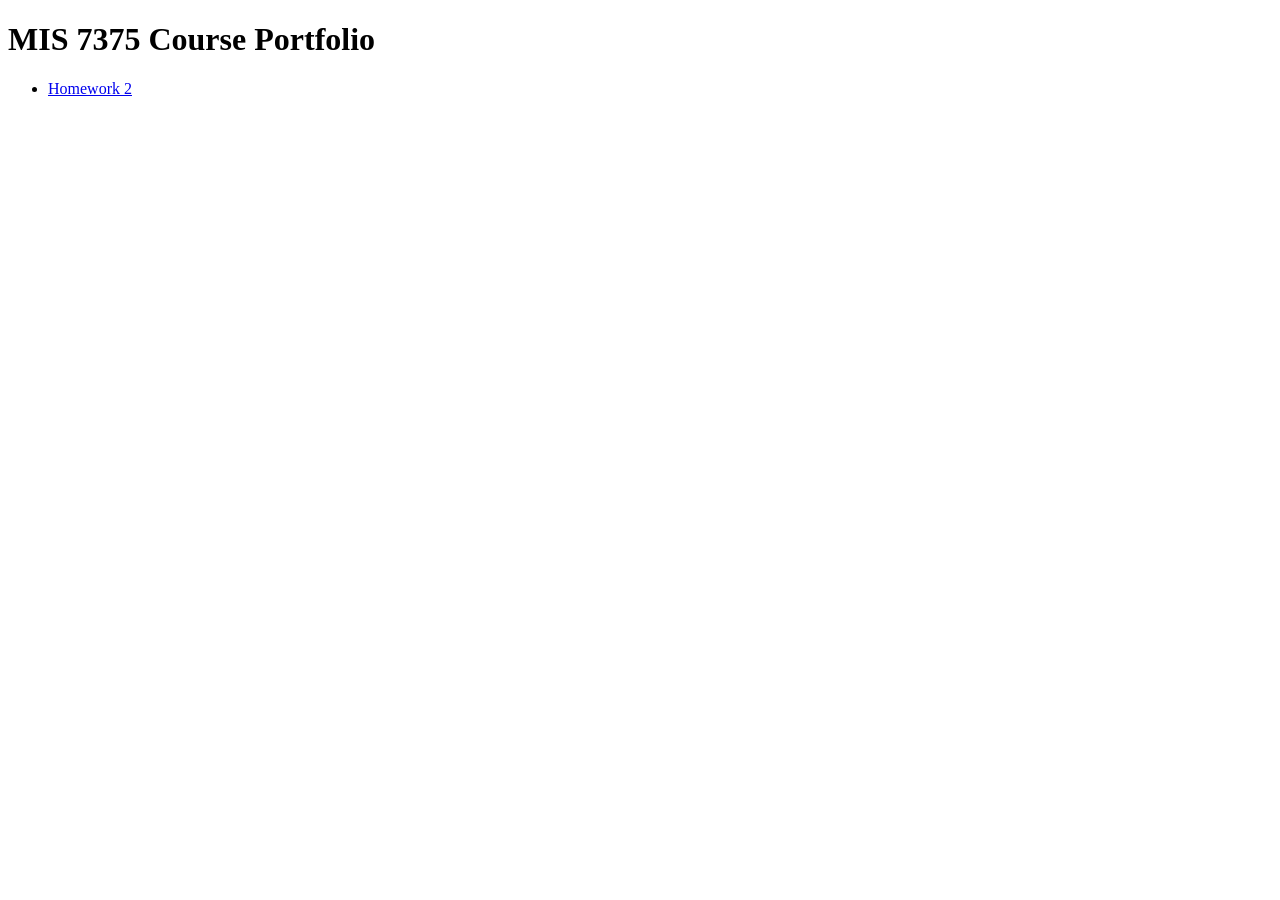
<file: index.html>
<!DOCTYPE html>
   <html>
   <head><title>Sheldon McNeal - MIS 7375</title></head>
   <body>
     <h1>MIS 7375 Course Portfolio</h1>
     <ul>
       <li><a href="./mis7375/homework2/homework2.html">Homework 2</a></li>
     </ul>
   </body>
   </html>
</file>
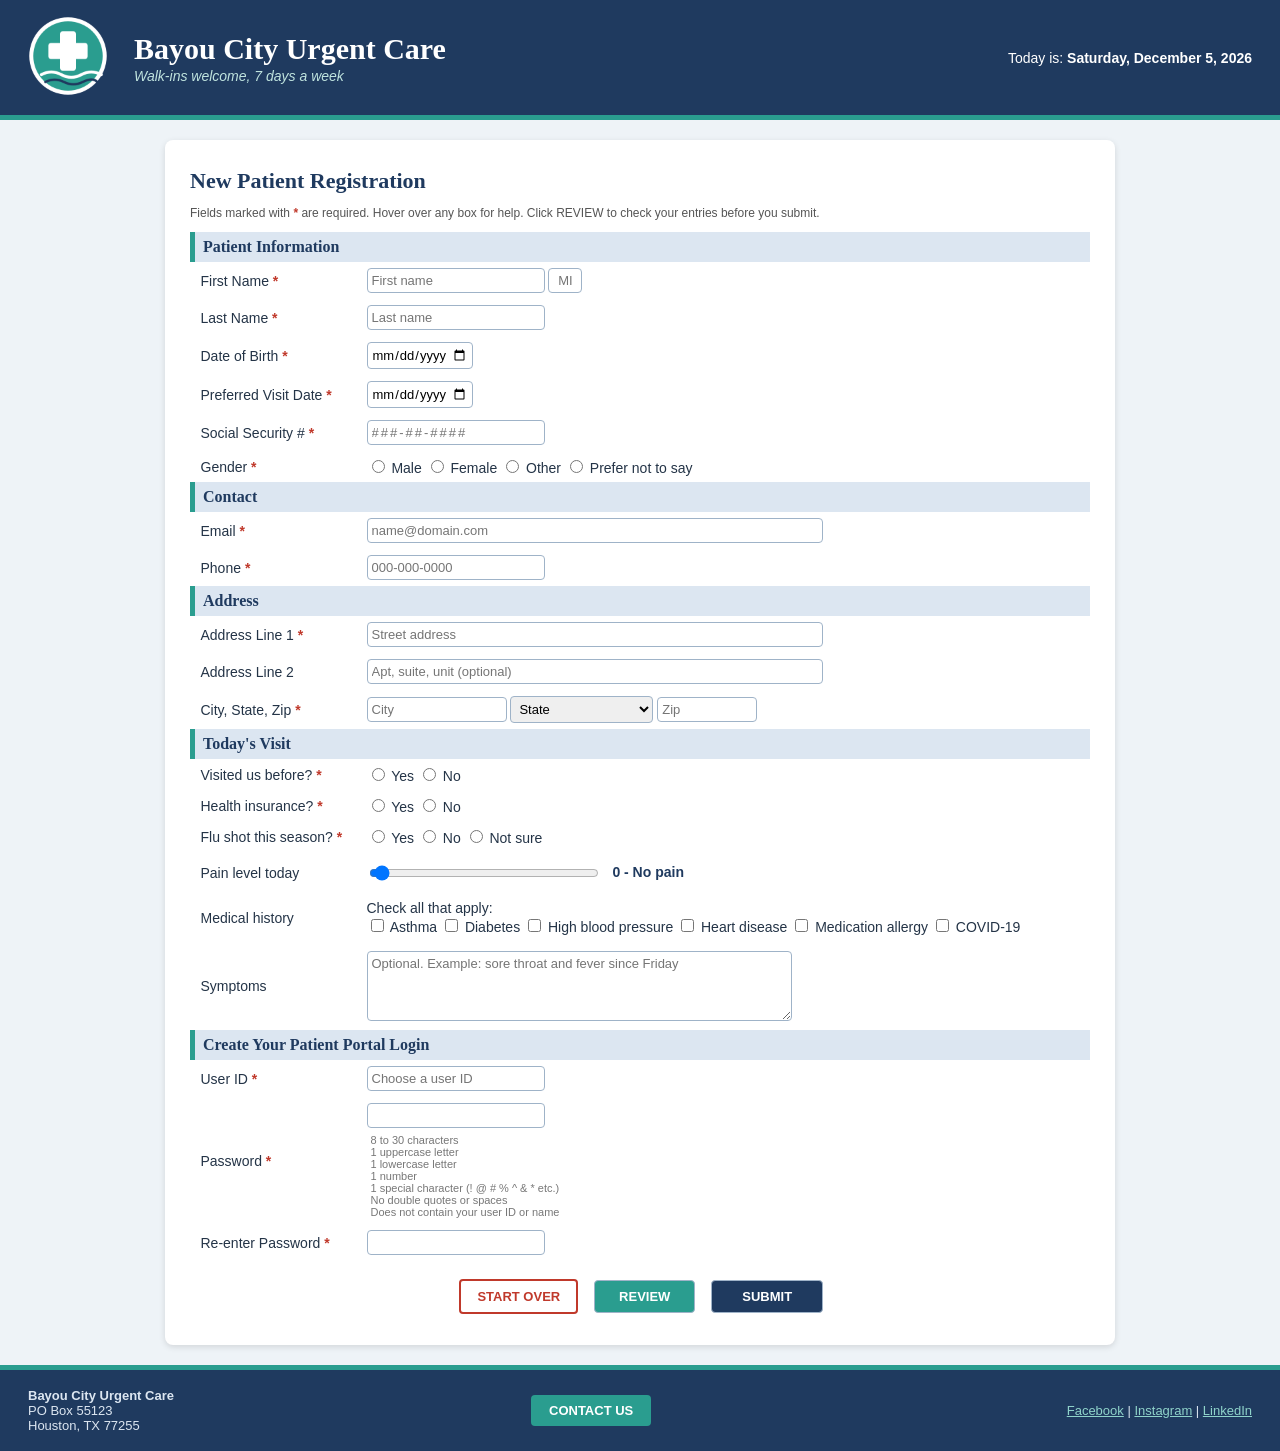
<file: homework2/homework2.html>
<!DOCTYPE html>
<!--
Program name: homework2.html
Author: Sheldon McNeal
Date created: 10/15/2026
Date last edited: 10/23/2026
Version: 2.1
Description: MIS 7375 Homework 2. New patient registration form for Bayou City Urgent Care.
             Builds on Homework 1 and adds: a Review button that redisplays every entry with
             pass/ERROR results, JavaScript checks on each field (external file script.js),
             error messages beside each field, live password rules, a slider that shows its
             value as it moves, and date range limits calculated from today's date.
AI disclosure: Drafted with assistance from Claude (Anthropic); reviewed and edited by Sheldon McNeal.
-->
<html lang="en">
<head>
    <meta charset="UTF-8" />
    <meta name="viewport" content="width=device-width, initial-scale=1.0" />
    <title>Bayou City Urgent Care - Patient Registration (HW2)</title>
    <!-- External style sheet (same folder) -->
    <link href="style.css" rel="stylesheet" />
    <!-- External JavaScript file (same folder). "defer" waits until the page is built before running it. -->
    <script src="script.js" defer></script>
</head>
<body>

    <!-- ===================== TOP: BANNER DIVISION ===================== -->
    <div id="banner">
        <table class="layout">
            <tr>
                <td class="banner-logo">
                    <img id="logo" src="logo.png" alt="Bayou City Urgent Care logo" />
                </td>
                <td class="banner-name">
                    <h1>Bayou City Urgent Care</h1>
                    <p class="tagline">Walk-ins welcome, 7 days a week</p>
                </td>
                <!-- script.js fills in the "today" span when the page loads -->
                <td class="banner-date">
                    Today is: <span id="today">date goes here</span>
                </td>
            </tr>
        </table>
    </div>

    <!-- ===================== MIDDLE: FORM DIVISION ===================== -->
    <div id="main">
        <h2>New Patient Registration</h2>
        <p class="instructions">Fields marked with <span class="req">*</span> are required.
        Hover over any box for help. Click REVIEW to check your entries before you submit.</p>

        <!--
            No method attribute (client side only).
            onsubmit runs validateAll() in script.js. If it returns false, the form does not submit.
            onreset clears the error messages and the review area.
        -->
        <form id="patientForm"
              name="patientForm"
              action="thankyou.html"
              onsubmit="return validateAll();"
              onreset="clearAll();">
            <table class="form-table">

                <!-- ================= BLOCK 1: Patient information ================= -->
                <tr>
                    <th colspan="3" class="section-title">Patient Information</th>
                </tr>
                <tr>
                    <td class="label-cell"><label for="first_name">First Name <span class="req">*</span></label></td>
                    <td>
                        <input id="first_name"
                               name="first_name"
                               type="text"
                               minlength="1"
                               maxlength="30"
                               pattern="[A-Za-z'\-]{1,30}"
                               required
                               placeholder="First name"
                               title="Required. 1 to 30 characters: letters, apostrophes and dashes only."
                               onblur="checkField('first_name');" />
                        <input id="middle_initial"
                               name="middle_initial"
                               type="text"
                               maxlength="1"
                               pattern="[A-Za-z]"
                               class="tiny"
                               placeholder="MI"
                               title="Optional. One letter only, no numbers."
                               onblur="checkField('middle_initial');" />
                    </td>
                    <td class="error-cell">
                        <span id="err_first_name" class="error"></span>
                        <span id="err_middle_initial" class="error"></span>
                    </td>
                </tr>
                <tr>
                    <td class="label-cell"><label for="last_name">Last Name <span class="req">*</span></label></td>
                    <td>
                        <input id="last_name"
                               name="last_name"
                               type="text"
                               minlength="1"
                               maxlength="30"
                               pattern="[A-Za-z'2-5\-]{1,30}"
                               required
                               placeholder="Last name"
                               title="Required. 1 to 30 characters: letters, apostrophes, dashes, and the numbers 2 to 5 (for example O'Neil-Smith3rd)."
                               onblur="checkField('last_name');" />
                    </td>
                    <td class="error-cell"><span id="err_last_name" class="error"></span></td>
                </tr>
                <tr>
                    <td class="label-cell"><label for="dob">Date of Birth <span class="req">*</span></label></td>
                    <td>
                        <!-- min and max are set by script.js: no future dates, nothing more than 120 years ago -->
                        <input id="dob"
                               name="dob"
                               type="date"
                               required
                               title="Required. MM/DD/YYYY. Cannot be in the future or more than 120 years ago."
                               onblur="checkField('dob');" />
                    </td>
                    <td class="error-cell"><span id="err_dob" class="error"></span></td>
                </tr>
                <tr>
                    <td class="label-cell"><label for="visit_date">Preferred Visit Date <span class="req">*</span></label></td>
                    <td>
                        <!-- min and max are set by script.js: today through 30 days out, no past dates -->
                        <input id="visit_date"
                               name="visit_date"
                               type="date"
                               required
                               title="Required. MM/DD/YYYY. Pick today or a day within the next 30 days. Past dates are not allowed."
                               onblur="checkField('visit_date');" />
                    </td>
                    <td class="error-cell"><span id="err_visit_date" class="error"></span></td>
                </tr>
                <tr>
                    <td class="label-cell"><label for="ssn">Social Security # <span class="req">*</span></label></td>
                    <td>
                        <input id="ssn"
                               name="ssn"
                               type="password"
                               maxlength="11"
                               pattern="[0-9]{3}-?[0-9]{2}-?[0-9]{4}"
                               required
                               placeholder="###-##-####"
                               title="Required. 9 digits, dashes optional. Hidden as you type. Use a fake number when testing."
                               onblur="checkField('ssn');" />
                    </td>
                    <td class="error-cell"><span id="err_ssn" class="error"></span></td>
                </tr>
                <tr>
                    <td class="label-cell">Gender <span class="req">*</span></td>
                    <td>
                        <!-- Radio set 1 -->
                        <input id="gender_m" name="gender" type="radio" value="Male" required title="Choose one" />
                        <label for="gender_m">Male</label>
                        <input id="gender_f" name="gender" type="radio" value="Female" title="Choose one" />
                        <label for="gender_f">Female</label>
                        <input id="gender_o" name="gender" type="radio" value="Other" title="Choose one" />
                        <label for="gender_o">Other</label>
                        <input id="gender_n" name="gender" type="radio" value="Prefer not to say" title="Choose one" />
                        <label for="gender_n">Prefer not to say</label>
                    </td>
                    <td class="error-cell"><span id="err_gender" class="error"></span></td>
                </tr>

                <!-- ================= BLOCK 2: Contact ================= -->
                <tr>
                    <th colspan="3" class="section-title">Contact</th>
                </tr>
                <tr>
                    <td class="label-cell"><label for="email">Email <span class="req">*</span></label></td>
                    <td>
                        <input id="email"
                               name="email"
                               type="email"
                               maxlength="60"
                               pattern="[A-Za-z0-9._%+\-]+@[A-Za-z0-9.\-]+\.[A-Za-z]{2,}"
                               required
                               class="wide"
                               placeholder="name@domain.com"
                               title="Required. Format name@domain.tld, for example maria@example.com"
                               onblur="checkField('email');" />
                    </td>
                    <td class="error-cell"><span id="err_email" class="error"></span></td>
                </tr>
                <tr>
                    <td class="label-cell"><label for="phone">Phone <span class="req">*</span></label></td>
                    <td>
                        <input id="phone"
                               name="phone"
                               type="tel"
                               maxlength="12"
                               pattern="[0-9]{3}-[0-9]{3}-[0-9]{4}"
                               required
                               placeholder="000-000-0000"
                               title="Required. Format 000-000-0000 with dashes."
                               onblur="checkField('phone');" />
                    </td>
                    <td class="error-cell"><span id="err_phone" class="error"></span></td>
                </tr>

                <!-- ================= BLOCK 3: Address ================= -->
                <tr>
                    <th colspan="3" class="section-title">Address</th>
                </tr>
                <tr>
                    <td class="label-cell"><label for="address1">Address Line 1 <span class="req">*</span></label></td>
                    <td>
                        <input id="address1"
                               name="address1"
                               type="text"
                               minlength="2"
                               maxlength="30"
                               required
                               class="wide"
                               placeholder="Street address"
                               title="Required. 2 to 30 characters."
                               onblur="checkField('address1');" />
                    </td>
                    <td class="error-cell"><span id="err_address1" class="error"></span></td>
                </tr>
                <tr>
                    <td class="label-cell"><label for="address2">Address Line 2</label></td>
                    <td>
                        <input id="address2"
                               name="address2"
                               type="text"
                               minlength="2"
                               maxlength="30"
                               class="wide"
                               placeholder="Apt, suite, unit (optional)"
                               title="Optional. If you use it, 2 to 30 characters."
                               onblur="checkField('address2');" />
                    </td>
                    <td class="error-cell"><span id="err_address2" class="error"></span></td>
                </tr>
                <tr>
                    <td class="label-cell"><label for="city">City, State, Zip <span class="req">*</span></label></td>
                    <td>
                        <input id="city"
                               name="city"
                               type="text"
                               minlength="2"
                               maxlength="30"
                               pattern="[A-Za-z .'\-]{2,30}"
                               required
                               class="medium"
                               placeholder="City"
                               title="Required. 2 to 30 characters: letters, spaces, periods and dashes."
                               onblur="checkField('city');" />
                        <!-- State list: 50 states + DC + PR. Value is the 2-letter code. The empty first option forces a real choice. -->
                        <select id="state"
                                name="state"
                                required
                                title="Required. Choose your state."
                                onchange="checkField('state');">
                            <option value="">State</option>
                            <option value="AL">Alabama</option>
                            <option value="AK">Alaska</option>
                            <option value="AZ">Arizona</option>
                            <option value="AR">Arkansas</option>
                            <option value="CA">California</option>
                            <option value="CO">Colorado</option>
                            <option value="CT">Connecticut</option>
                            <option value="DE">Delaware</option>
                            <option value="DC">District of Columbia</option>
                            <option value="FL">Florida</option>
                            <option value="GA">Georgia</option>
                            <option value="HI">Hawaii</option>
                            <option value="ID">Idaho</option>
                            <option value="IL">Illinois</option>
                            <option value="IN">Indiana</option>
                            <option value="IA">Iowa</option>
                            <option value="KS">Kansas</option>
                            <option value="KY">Kentucky</option>
                            <option value="LA">Louisiana</option>
                            <option value="ME">Maine</option>
                            <option value="MD">Maryland</option>
                            <option value="MA">Massachusetts</option>
                            <option value="MI">Michigan</option>
                            <option value="MN">Minnesota</option>
                            <option value="MS">Mississippi</option>
                            <option value="MO">Missouri</option>
                            <option value="MT">Montana</option>
                            <option value="NE">Nebraska</option>
                            <option value="NV">Nevada</option>
                            <option value="NH">New Hampshire</option>
                            <option value="NJ">New Jersey</option>
                            <option value="NM">New Mexico</option>
                            <option value="NY">New York</option>
                            <option value="NC">North Carolina</option>
                            <option value="ND">North Dakota</option>
                            <option value="OH">Ohio</option>
                            <option value="OK">Oklahoma</option>
                            <option value="OR">Oregon</option>
                            <option value="PA">Pennsylvania</option>
                            <option value="PR">Puerto Rico</option>
                            <option value="RI">Rhode Island</option>
                            <option value="SC">South Carolina</option>
                            <option value="SD">South Dakota</option>
                            <option value="TN">Tennessee</option>
                            <option value="TX">Texas</option>
                            <option value="UT">Utah</option>
                            <option value="VT">Vermont</option>
                            <option value="VA">Virginia</option>
                            <option value="WA">Washington</option>
                            <option value="WV">West Virginia</option>
                            <option value="WI">Wisconsin</option>
                            <option value="WY">Wyoming</option>
                        </select>
                        <!-- Zip: text, not number. Zip+4 is accepted and then trimmed to 5 digits by script.js -->
                        <input id="zip"
                               name="zip"
                               type="text"
                               maxlength="10"
                               pattern="[0-9]{5}(-[0-9]{4})?"
                               required
                               class="short"
                               placeholder="Zip"
                               title="Required. 5 digits. If you enter zip+4 (77002-1234) it will be trimmed to 5 digits."
                               onblur="checkField('zip');" />
                    </td>
                    <td class="error-cell">
                        <span id="err_city" class="error"></span>
                        <span id="err_state" class="error"></span>
                        <span id="err_zip" class="error"></span>
                    </td>
                </tr>

                <!-- ================= BLOCK 4: Visit and medical history ================= -->
                <tr>
                    <th colspan="3" class="section-title">Today's Visit</th>
                </tr>
                <tr>
                    <td class="label-cell">Visited us before? <span class="req">*</span></td>
                    <td>
                        <!-- Radio set 2 -->
                        <input id="returning_y" name="returning_patient" type="radio" value="Y" required title="Choose Yes if you have been seen here before" />
                        <label for="returning_y">Yes</label>
                        <input id="returning_n" name="returning_patient" type="radio" value="N" title="Choose No if this is your first visit" />
                        <label for="returning_n">No</label>
                    </td>
                    <td class="error-cell"><span id="err_returning_patient" class="error"></span></td>
                </tr>
                <tr>
                    <td class="label-cell">Health insurance? <span class="req">*</span></td>
                    <td>
                        <!-- Radio set 3 -->
                        <input id="insurance_y" name="has_insurance" type="radio" value="Y" required title="Bring your insurance card to the visit" />
                        <label for="insurance_y">Yes</label>
                        <input id="insurance_n" name="has_insurance" type="radio" value="N" title="Self-pay rates will be explained at check-in" />
                        <label for="insurance_n">No</label>
                    </td>
                    <td class="error-cell"><span id="err_has_insurance" class="error"></span></td>
                </tr>
                <tr>
                    <td class="label-cell">Flu shot this season? <span class="req">*</span></td>
                    <td>
                        <!-- Radio set 4 -->
                        <input id="flu_y" name="flu_vaccine" type="radio" value="Y" required title="You received a flu shot this season" />
                        <label for="flu_y">Yes</label>
                        <input id="flu_n" name="flu_vaccine" type="radio" value="N" title="You have not had a flu shot this season" />
                        <label for="flu_n">No</label>
                        <input id="flu_u" name="flu_vaccine" type="radio" value="U" title="You are not sure" />
                        <label for="flu_u">Not sure</label>
                    </td>
                    <td class="error-cell"><span id="err_flu_vaccine" class="error"></span></td>
                </tr>
                <tr>
                    <td class="label-cell"><label for="pain_level">Pain level today</label></td>
                    <td>
                        <!-- Slide bar. oninput runs showPain() every time it moves, so the value updates live. -->
                        <input id="pain_level"
                               name="pain_level"
                               type="range"
                               min="0"
                               max="10"
                               step="1"
                               value="0"
                               title="Slide right for more pain. 0 = no pain, 10 = worst pain imaginable."
                               oninput="showPain();" />
                        <span id="pain_display" class="slider-value">0 - No pain</span>
                    </td>
                    <td class="error-cell"></td>
                </tr>
                <tr>
                    <td class="label-cell">Medical history</td>
                    <td colspan="2">
                        Check all that apply:<br />
                        <!-- Each checkbox has its own name: each is its own yes/no column in the database -->
                        <input id="hx_asthma" name="hx_asthma" type="checkbox" value="Y" title="Check if you have ever been diagnosed with asthma" />
                        <label for="hx_asthma">Asthma</label>
                        <input id="hx_diabetes" name="hx_diabetes" type="checkbox" value="Y" title="Check if you have type 1 or type 2 diabetes" />
                        <label for="hx_diabetes">Diabetes</label>
                        <input id="hx_high_bp" name="hx_high_bp" type="checkbox" value="Y" title="Check if you have high blood pressure" />
                        <label for="hx_high_bp">High blood pressure</label>
                        <input id="hx_heart" name="hx_heart" type="checkbox" value="Y" title="Check if you have any heart condition" />
                        <label for="hx_heart">Heart disease</label>
                        <input id="hx_drug_allergy" name="hx_drug_allergy" type="checkbox" value="Y" title="Check if you are allergic to any medication" />
                        <label for="hx_drug_allergy">Medication allergy</label>
                        <input id="hx_covid" name="hx_covid" type="checkbox" value="Y" title="Check if you have had COVID-19" />
                        <label for="hx_covid">COVID-19</label>
                    </td>
                </tr>
                <tr>
                    <td class="label-cell"><label for="symptoms">Symptoms</label></td>
                    <td>
                        <!-- Optional. textarea does not support the pattern attribute, so script.js blocks double quotes -->
                        <textarea id="symptoms"
                                  name="symptoms"
                                  rows="4"
                                  cols="50"
                                  maxlength="500"
                                  placeholder="Optional. Example: sore throat and fever since Friday"
                                  title="Optional. Describe your symptoms and how long you have had them. Up to 500 characters. Do not use double quotes."
                                  onblur="checkField('symptoms');"></textarea>
                    </td>
                    <td class="error-cell"><span id="err_symptoms" class="error"></span></td>
                </tr>

                <!-- ================= BLOCK 5: Patient portal login ================= -->
                <tr>
                    <th colspan="3" class="section-title">Create Your Patient Portal Login</th>
                </tr>
                <tr>
                    <td class="label-cell"><label for="user_id">User ID <span class="req">*</span></label></td>
                    <td>
                        <input id="user_id"
                               name="user_id"
                               type="text"
                               minlength="5"
                               maxlength="30"
                               pattern="[A-Za-z_\-][A-Za-z0-9_\-]{4,29}"
                               required
                               placeholder="Choose a user ID"
                               title="Required. 5 to 30 characters. Letters, numbers, underscore or dash. Cannot start with a number. No spaces. Will be changed to lowercase."
                               onblur="checkField('user_id');" />
                    </td>
                    <td class="error-cell"><span id="err_user_id" class="error"></span></td>
                </tr>
                <tr>
                    <td class="label-cell"><label for="password">Password <span class="req">*</span></label></td>
                    <td>
                        <!-- oninput re-checks the rules on every keystroke and updates the checklist below -->
                        <input id="password"
                               name="password"
                               type="password"
                               minlength="8"
                               maxlength="30"
                               pattern="(?=.*[A-Z])(?=.*[a-z])(?=.*[0-9])(?=.*[^A-Za-z0-9\s&quot;])[^\s&quot;]{8,30}"
                               required
                               title="Required. 8 to 30 characters with at least 1 uppercase, 1 lowercase, 1 number and 1 special character. No double quotes or spaces. Cannot contain your user ID or name."
                               oninput="checkPasswordLive();"
                               onblur="checkField('password');" />
                        <ul id="pw_rules" class="pw-rules">
                            <li id="rule_length">8 to 30 characters</li>
                            <li id="rule_upper">1 uppercase letter</li>
                            <li id="rule_lower">1 lowercase letter</li>
                            <li id="rule_digit">1 number</li>
                            <li id="rule_special">1 special character (! @ # % ^ &amp; * etc.)</li>
                            <li id="rule_noquote">No double quotes or spaces</li>
                            <li id="rule_noname">Does not contain your user ID or name</li>
                        </ul>
                    </td>
                    <td class="error-cell"><span id="err_password" class="error"></span></td>
                </tr>
                <tr>
                    <td class="label-cell"><label for="password_confirm">Re-enter Password <span class="req">*</span></label></td>
                    <td>
                        <input id="password_confirm"
                               name="password_confirm"
                               type="password"
                               minlength="8"
                               maxlength="30"
                               required
                               title="Required. Type the same password again."
                               oninput="checkField('password_confirm');" />
                    </td>
                    <td class="error-cell"><span id="err_password_confirm" class="error"></span></td>
                </tr>

                <!-- ================= Buttons ================= -->
                <tr>
                    <td colspan="3" class="button-cell">
                        <input id="clearBtn" name="clearBtn" type="reset" value="START OVER" title="Clear every field and start again" />
                        <!-- type="button" means clicking it does NOT submit the form. It only runs reviewForm(). -->
                        <input id="reviewBtn" name="reviewBtn" type="button" value="REVIEW" title="Check your entries before submitting" onclick="reviewForm();" />
                        <input id="submitBtn" name="submitBtn" type="submit" value="SUBMIT" title="Send your registration" />
                    </td>
                </tr>
            </table>
        </form>

        <!-- Review area. Empty until the REVIEW button is clicked. script.js writes a table into it. -->
        <div id="reviewArea"></div>
    </div>

    <!-- ===================== BOTTOM: FOOTER DIVISION ===================== -->
    <div id="footer">
        <table class="layout">
            <tr>
                <td class="footer-address">
                    <strong>Bayou City Urgent Care</strong><br />
                    PO Box 55123<br />
                    Houston, TX 77255
                </td>
                <td class="footer-contact">
                    <a class="contact-btn" href="mailto:frontdesk@bayoucityurgentcare.example">CONTACT US</a>
                </td>
                <td class="footer-social">
                    <a href="https://www.facebook.com" target="_blank">Facebook</a> |
                    <a href="https://www.instagram.com" target="_blank">Instagram</a> |
                    <a href="https://www.linkedin.com" target="_blank">LinkedIn</a>
                </td>
            </tr>
        </table>
    </div>

</body>
</html>
<!-- End of homework2.html -->
</file>
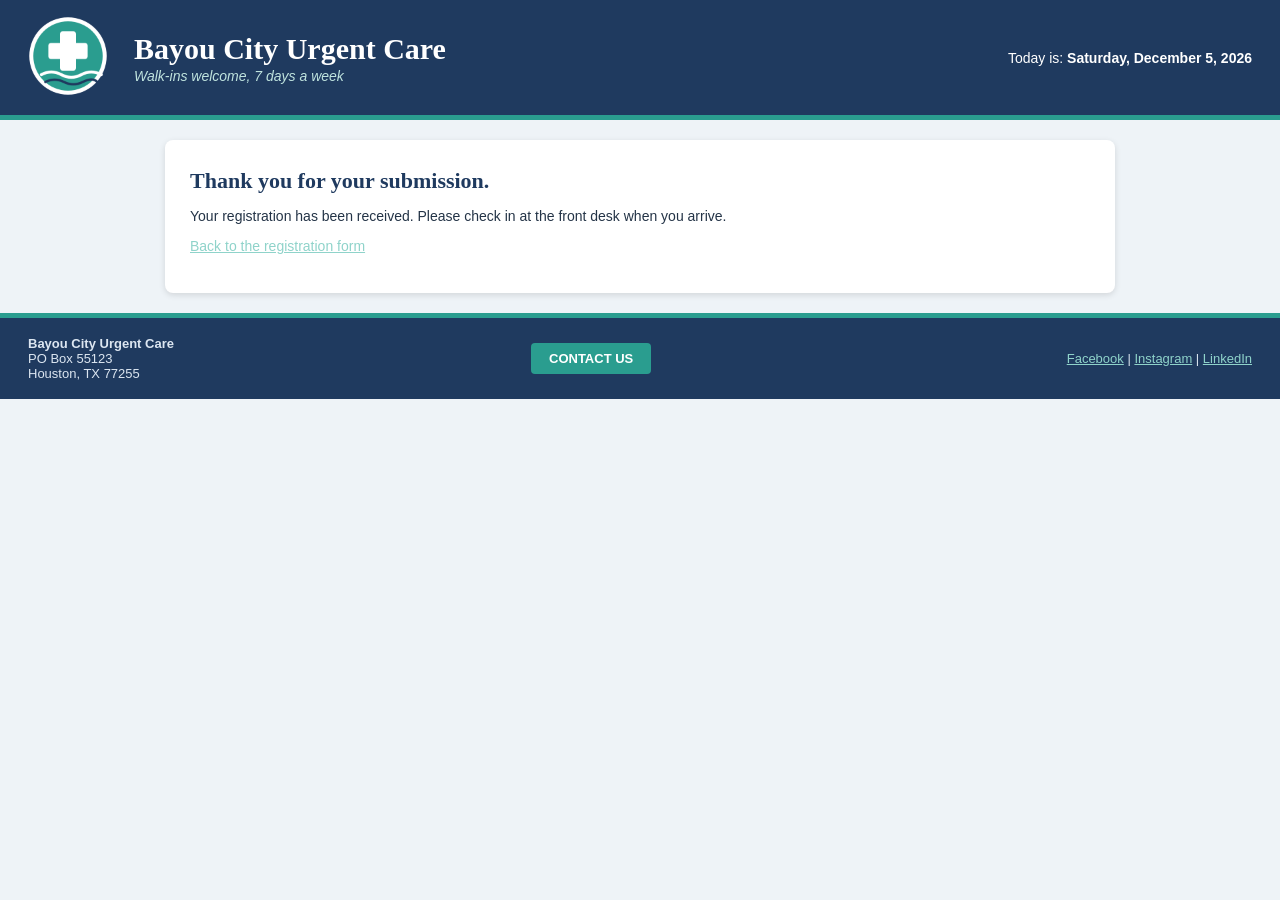
<file: homework2/thankyou.html>
<!DOCTYPE html>
<!--
Program name: thankyou.html
Author: Sheldon McNeal
Date created: 09/29/2026
Date last edited: 10/23/2026
Version: 2.0
Description: MIS 7375 Homework 2. Confirmation page shown after the patient registration form
             is submitted. Uses the same banner, footer, and style sheet as homework2.html.
AI disclosure: Drafted with assistance from Claude (Anthropic); reviewed and edited by Sheldon McNeal.
-->
<html lang="en">
<head>
    <meta charset="UTF-8" />
    <meta name="viewport" content="width=device-width, initial-scale=1.0" />
    <title>Bayou City Urgent Care - Thank You</title>
    <link href="style.css" rel="stylesheet" />
</head>
<body>

    <!-- ===================== TOP: BANNER DIVISION ===================== -->
    <div id="banner">
        <table class="layout">
            <tr>
                <td class="banner-logo">
                    <img id="logo" src="logo.png" alt="Bayou City Urgent Care logo" />
                </td>
                <td class="banner-name">
                    <h1>Bayou City Urgent Care</h1>
                    <p class="tagline">Walk-ins welcome, 7 days a week</p>
                </td>
                <td class="banner-date">
                    Today is: <span id="today">date goes here</span>
                </td>
            </tr>
        </table>
    </div>

    <!-- ===================== MIDDLE: MESSAGE DIVISION ===================== -->
    <div id="main">
        <h2>Thank you for your submission.</h2>
        <p>Your registration has been received. Please check in at the front desk when you arrive.</p>
        <p><a href="homework2.html">Back to the registration form</a></p>
    </div>

    <!-- ===================== BOTTOM: FOOTER DIVISION ===================== -->
    <div id="footer">
        <table class="layout">
            <tr>
                <td class="footer-address">
                    <strong>Bayou City Urgent Care</strong><br />
                    PO Box 55123<br />
                    Houston, TX 77255
                </td>
                <td class="footer-contact">
                    <a class="contact-btn" href="mailto:frontdesk@bayoucityurgentcare.example">CONTACT US</a>
                </td>
                <td class="footer-social">
                    <a href="https://www.facebook.com" target="_blank">Facebook</a> |
                    <a href="https://www.instagram.com" target="_blank">Instagram</a> |
                    <a href="https://www.linkedin.com" target="_blank">LinkedIn</a>
                </td>
            </tr>
        </table>
    </div>

    <!-- Dynamic date, same as the form page -->
    <script>
        document.getElementById("today").innerHTML = new Date().toLocaleDateString("en-US", { weekday: "long", year: "numeric", month: "long", day: "numeric" });
    </script>

</body>
</html>
<!-- End of thankyou.html -->
</file>
<file: homework2/style.css>
/*
Program name: style.css
Author: Sheldon McNeal
Date created: 09/27/2026
Date last edited: 10/23/2026
Version: 2.0
Description: External style sheet for MIS 7375 Homework 2 (homework2.html and thankyou.html).
             Version 2.0 adds styles for error messages, the review area, the slider value
             and the live password checklist.
             Shows element, ID, class, and name/attribute selectors, plus link and visited-link colors.
AI disclosure: Drafted with assistance from Claude (Anthropic); reviewed and edited by Sheldon McNeal.
*/

/* ---------- ELEMENT (tag) selectors ---------- */

body {
    background-color: #EEF3F7;      /* light blue-gray page background, not the default white */
    color: #243447;                 /* dark slate body text */
    font-family: Verdana, Geneva, sans-serif;
    font-size: 14px;
    margin: 0;
}

h1 {
    font-family: Georgia, "Times New Roman", serif;
    color: #FFFFFF;
    font-size: 30px;
    margin: 0;
}

h2 {
    font-family: Georgia, "Times New Roman", serif;
    color: #1F3A5F;
    font-size: 22px;
    margin-bottom: 4px;
}

table {
    border-collapse: collapse;
}

td {
    padding: 6px 8px;
    vertical-align: middle;
}

input, select, textarea {
    font-family: Verdana, Geneva, sans-serif;
    font-size: 13px;
    padding: 4px;
    border: 1px solid #9FB3C8;
    border-radius: 4px;
}

textarea {
    margin-top: 4px;
}

/* ---------- ID selectors ---------- */

#banner {
    background-color: #1F3A5F;      /* navy header bar */
    padding: 10px 20px;
    border-bottom: 5px solid #2A9D8F;
}

#logo {
    width: 80px;
    height: 80px;
}

#main {
    background-color: #FFFFFF;
    width: 90%;
    max-width: 900px;
    margin: 20px auto;
    padding: 10px 25px 25px 25px;
    border-radius: 8px;
    box-shadow: 0 2px 6px rgba(0, 0, 0, 0.12);
}

#footer {
    background-color: #1F3A5F;
    color: #DCE6F1;
    font-family: "Trebuchet MS", Arial, sans-serif;
    font-size: 13px;
    padding: 12px 20px;
    border-top: 5px solid #2A9D8F;
}

#today {
    font-weight: bold;
}

/* ---------- CLASS selectors ---------- */

.layout {
    width: 100%;                    /* banner and footer tables stretch across the page */
}

.banner-logo {
    width: 90px;
}

.banner-date {
    text-align: right;
    color: #FFFFFF;
    font-family: "Trebuchet MS", Arial, sans-serif;
}

.tagline {
    color: #BFE3DE;
    font-style: italic;
    margin: 2px 0 0 0;
}

.instructions {
    color: #555555;
    font-size: 12px;
}

.form-table {
    width: 100%;
}

.section-title {
    background-color: #DCE6F1;
    color: #1F3A5F;
    font-family: Georgia, "Times New Roman", serif;
    font-size: 16px;
    text-align: left;
    padding: 6px 8px;
    border-left: 5px solid #2A9D8F;
}

.req {
    color: #C0392B;                 /* red asterisk for required fields */
    font-weight: bold;
}

.wide {
    width: 95%;
}

.short {
    width: 90px;
}

.tiny {
    width: 24px;
    text-align: center;
}

.scale-end {
    font-size: 12px;
    color: #555555;
}

.footer-contact {
    text-align: center;
}

.footer-social {
    text-align: right;
}

.contact-btn {
    display: inline-block;
    background-color: #2A9D8F;
    color: #FFFFFF;
    font-weight: bold;
    padding: 8px 18px;
    border-radius: 4px;
    text-decoration: none;
}

/* Element + class combined: only table cells that hold the buttons */
td.button-cell {
    text-align: center;
    padding-top: 18px;
}

/* ---------- NAME / ATTRIBUTE selectors ---------- */

input[name="ssn"] {
    letter-spacing: 2px;            /* spreads out the hidden dots so the count is easier to see */
}

input[name="pain_level"] {
    width: 220px;
    vertical-align: middle;
}

input[type="submit"] {
    background-color: #1F3A5F;
    color: #FFFFFF;
    font-weight: bold;
    padding: 8px 30px;
    cursor: pointer;
}

input[type="reset"] {
    background-color: #FFFFFF;
    color: #C0392B;
    border: 2px solid #C0392B;
    font-weight: bold;
    padding: 8px 16px;
    cursor: pointer;
}

/* ---------- HYPERLINKS: unvisited, visited, hover ---------- */

a:link {
    color: #8FD3CA;
}

a:visited {
    color: #E0B0FF;
}

a:hover {
    color: #FFFFFF;
}

/* Keep the Contact Us button text white whether or not it has been clicked */
a.contact-btn:link,
a.contact-btn:visited {
    color: #FFFFFF;
}

/* ---------- HOMEWORK 2 ADDITIONS ---------- */

.label-cell {
    width: 150px;
    white-space: nowrap;
}

.error-cell {
    width: 230px;
}

/* Error message text beside a field */
.error {
    display: block;
    color: #C0392B;
    font-size: 12px;
    font-weight: bold;
}

/* Field that failed a check gets a red border */
input.invalid,
select.invalid,
textarea.invalid {
    border: 2px solid #C0392B;
    background-color: #FDF2F1;
}

.medium {
    width: 130px;
}

/* Live value beside the slider */
.slider-value {
    display: inline-block;
    min-width: 140px;
    margin-left: 8px;
    font-weight: bold;
    color: #1F3A5F;
}

/* Live password checklist */
.pw-rules {
    list-style: none;
    margin: 6px 0 0 0;
    padding-left: 4px;
    font-size: 11px;
    color: #777777;
}

.rule-ok {
    color: #1E8449;
}

.rule-ok::before {
    content: "\2713  ";            /* check mark */
}

.rule-bad {
    color: #C0392B;
}

.rule-bad::before {
    content: "\2717  ";            /* x mark */
}

#reviewBtn {
    background-color: #2A9D8F;
    color: #FFFFFF;
    font-weight: bold;
    padding: 8px 24px;
    margin: 0 12px;
    cursor: pointer;
}

/* Review area: hidden until the REVIEW button fills it */
#reviewArea {
    display: none;
    margin-top: 20px;
    padding: 10px 20px 20px 20px;
    border: 2px solid #2A9D8F;
    border-radius: 8px;
    background-color: #F7FBFA;
}

#reviewArea h3 {
    font-family: Georgia, "Times New Roman", serif;
    color: #1F3A5F;
    text-align: center;
    margin: 14px 0 6px 0;
}

.review-table {
    width: 100%;
}

.review-table td {
    border-bottom: 1px solid #DCE6F1;
    vertical-align: top;
}

.rv-label {
    width: 30%;
    font-weight: bold;
}

.rv-value {
    width: 40%;
}

/* Links inside the light review box need darker colors than the footer links */
#reviewArea a:link,
#reviewArea a:visited {
    color: #1F3A5F;
}

.pass {
    color: #1E8449;
    font-weight: bold;
}

.fail {
    color: #C0392B;
    font-weight: bold;
}

/* End of style.css */
</file>
